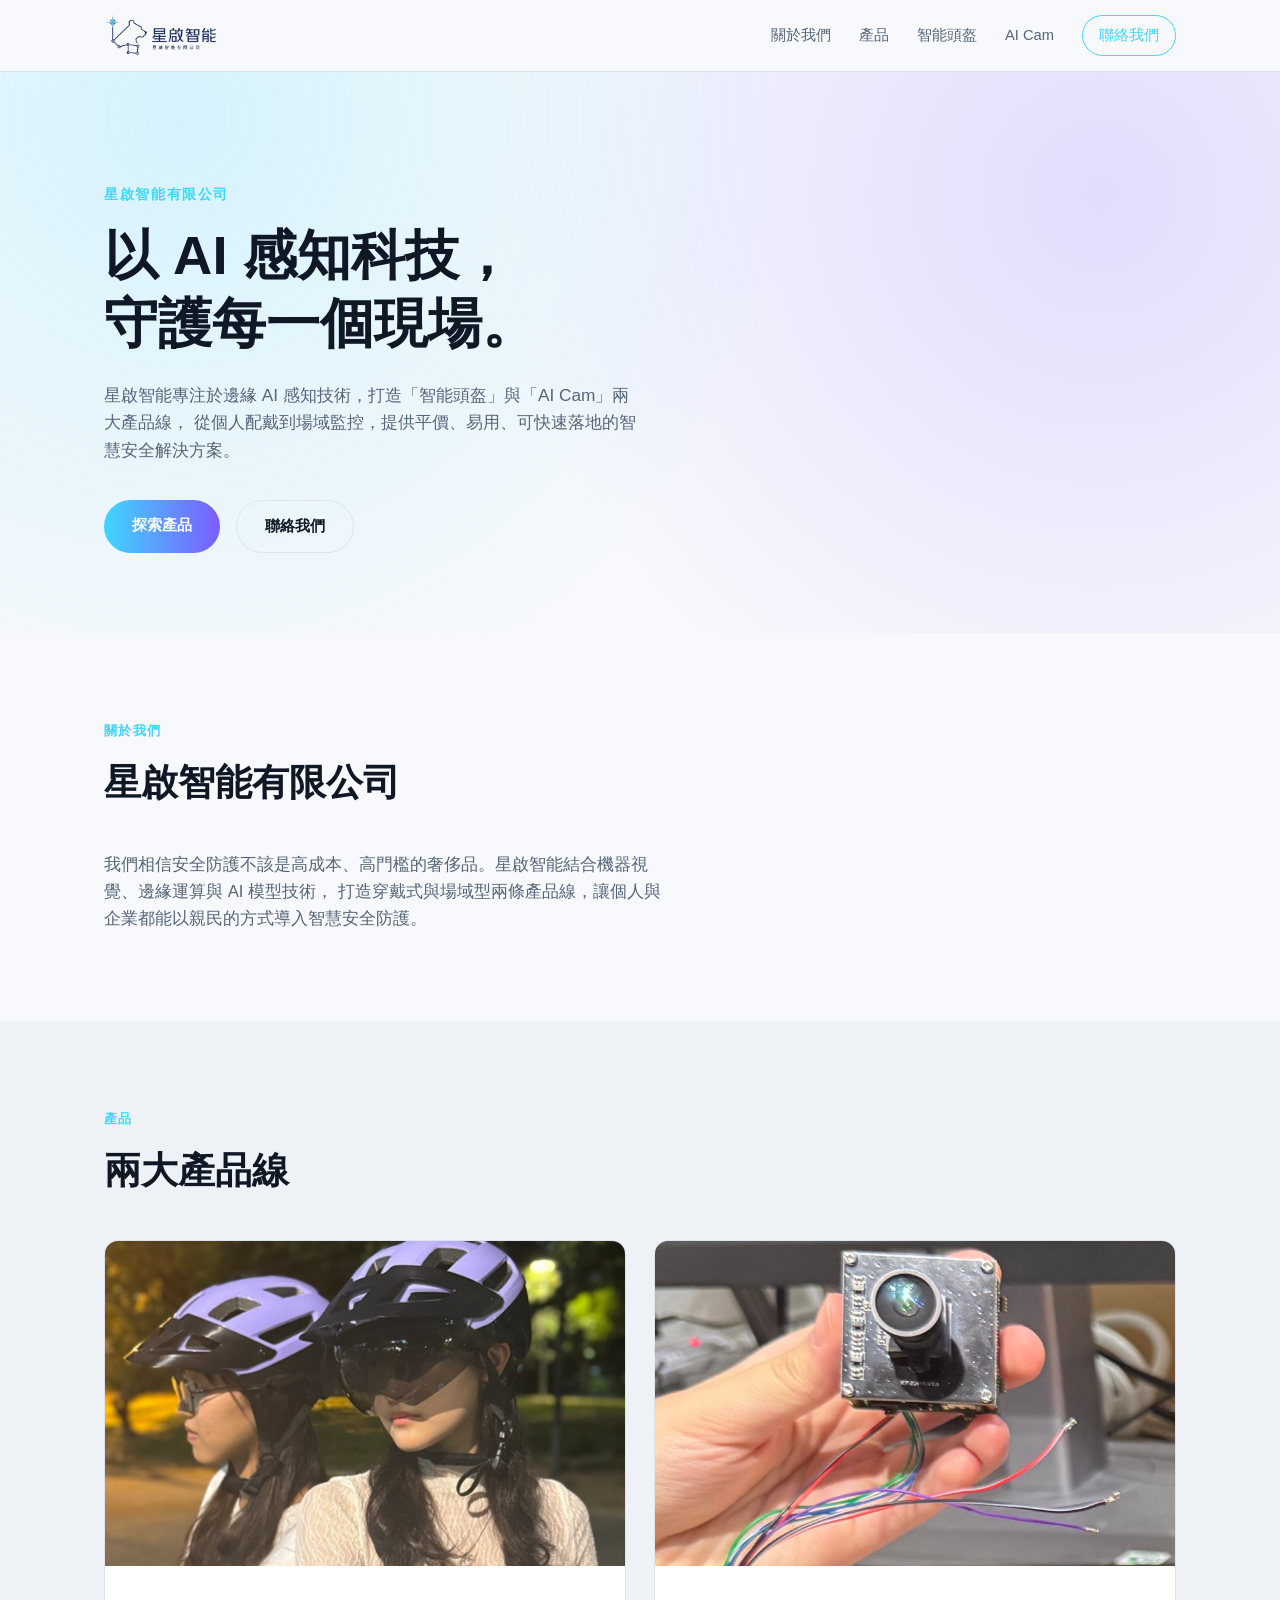
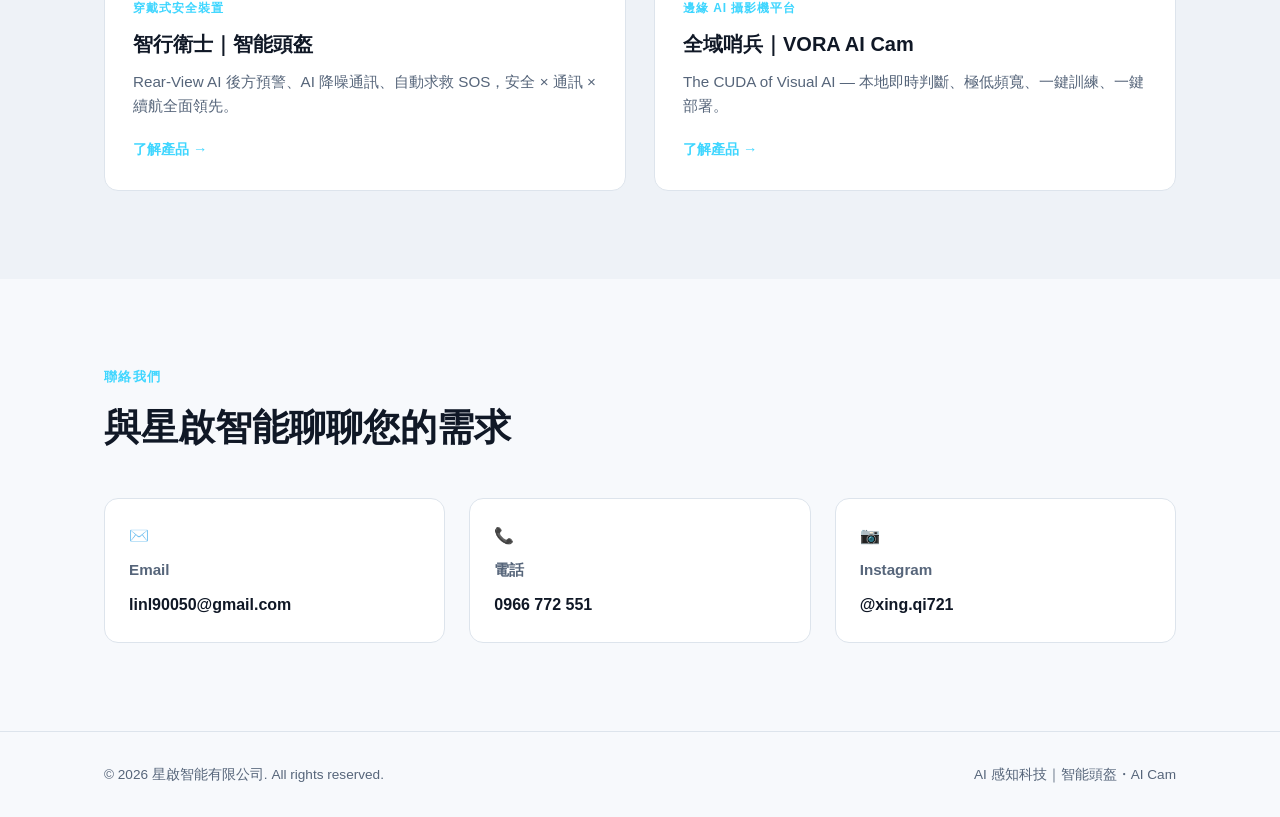
<file: index.html>
<!DOCTYPE html>
<html lang="zh-Hant">
<head>
<meta charset="UTF-8">
<meta name="viewport" content="width=device-width, initial-scale=1.0">
<title>星啟智能有限公司｜AI 感知科技</title>
<meta name="description" content="星啟智能有限公司 — 以邊緣 AI 感知科技，打造智能頭盔與 AI Cam 兩大產品線，守護人員安全與場域安全。">
<link rel="icon" href="data:image/svg+xml,<svg xmlns=%22http://www.w3.org/2000/svg%22 viewBox=%220 0 100 100%22><text y=%22.9em%22 font-size=%2290%22>✨</text></svg>">
<link rel="stylesheet" href="css/style.css?v=1784629890">
</head>
<body>

<header class="nav" id="nav">
  <div class="nav-inner">
    <a href="#top" class="brand"><img src="img/brand/logo.png?v=1784636500" alt="星啟智能有限公司"></a>
    <nav class="nav-links" id="navLinks">
      <a href="#about">關於我們</a>
      <a href="#products">產品</a>
      <a href="products/helmet.html">智能頭盔</a>
      <a href="products/aicam.html">AI Cam</a>
      <a href="#contact" class="cta-link">聯絡我們</a>
    </nav>
    <button class="nav-toggle" id="navToggle" aria-label="開啟選單">
      <span></span><span></span><span></span>
    </button>
  </div>
</header>

<main id="top">

  <section class="hero">
    <div class="hero-bg" aria-hidden="true"></div>
    <div class="container hero-inner">
      <p class="eyebrow">星啟智能有限公司</p>
      <h1>以 AI 感知科技，<br>守護每一個現場。</h1>
      <p class="hero-sub">星啟智能專注於邊緣 AI 感知技術，打造「智能頭盔」與「AI Cam」兩大產品線，
        從個人配戴到場域監控，提供平價、易用、可快速落地的智慧安全解決方案。</p>
      <div class="hero-cta">
        <a href="#products" class="btn btn-primary">探索產品</a>
        <a href="#contact" class="btn btn-ghost">聯絡我們</a>
      </div>
    </div>
  </section>

  <section id="about" class="section">
    <div class="container">
      <p class="section-label">關於我們</p>
      <h2>星啟智能有限公司</h2>
      <p style="color:var(--text-dim); max-width:60ch; font-size:1.05rem;">
        我們相信安全防護不該是高成本、高門檻的奢侈品。星啟智能結合機器視覺、邊緣運算與 AI 模型技術，
        打造穿戴式與場域型兩條產品線，讓個人與企業都能以親民的方式導入智慧安全防護。
      </p>
    </div>
  </section>

  <section id="products" class="section section-alt">
    <div class="container">
      <p class="section-label">產品</p>
      <h2>兩大產品線</h2>
      <div class="product-grid">
        <a href="products/helmet.html" class="product-card">
          <div class="product-media">
            <img src="img/helmet/helmet-card.jpg" alt="智行衛士智能頭盔實拍照片" loading="lazy">
          </div>
          <div class="product-body">
            <span class="product-tag">穿戴式安全裝置</span>
            <h3>智行衛士｜智能頭盔</h3>
            <p>Rear-View AI 後方預警、AI 降噪通訊、自動求救 SOS，安全 × 通訊 × 續航全面領先。</p>
            <span class="product-link">了解產品</span>
          </div>
        </a>
        <a href="products/aicam.html" class="product-card">
          <div class="product-media">
            <img src="img/aicam/aicam-1.jpg" alt="VORA AI Cam 核心鏡頭模組裸機" loading="lazy">
          </div>
          <div class="product-body">
            <span class="product-tag">邊緣 AI 攝影機平台</span>
            <h3>全域哨兵｜VORA AI Cam</h3>
            <p>The CUDA of Visual AI — 本地即時判斷、極低頻寬、一鍵訓練、一鍵部署。</p>
            <span class="product-link">了解產品</span>
          </div>
        </a>
      </div>
    </div>
  </section>

  <section id="contact" class="section">
    <div class="container">
      <p class="section-label">聯絡我們</p>
      <h2>與星啟智能聊聊您的需求</h2>
      <div class="contact-grid">
        <a class="contact-card" href="mailto:linl90050@gmail.com">
          <span class="contact-icon">✉️</span>
          <h3>Email</h3>
          <span>linl90050@gmail.com</span>
        </a>
        <a class="contact-card" href="tel:0966772551">
          <span class="contact-icon">📞</span>
          <h3>電話</h3>
          <span>0966 772 551</span>
        </a>
        <a class="contact-card" href="https://www.instagram.com/xing.qi721?igsh=MXhjOGoxM2V5c2F6Nw%3D%3D&utm_source=qr" target="_blank" rel="noopener">
          <span class="contact-icon">📷</span>
          <h3>Instagram</h3>
          <span>@xing.qi721</span>
        </a>
      </div>
    </div>
  </section>

</main>

<footer class="footer">
  <div class="container footer-inner">
    <span>© <span id="year"></span> 星啟智能有限公司. All rights reserved.</span>
    <span>AI 感知科技｜智能頭盔・AI Cam</span>
  </div>
</footer>

<script src="js/main.js?v=1784629890"></script>
</body>
</html>
</file>
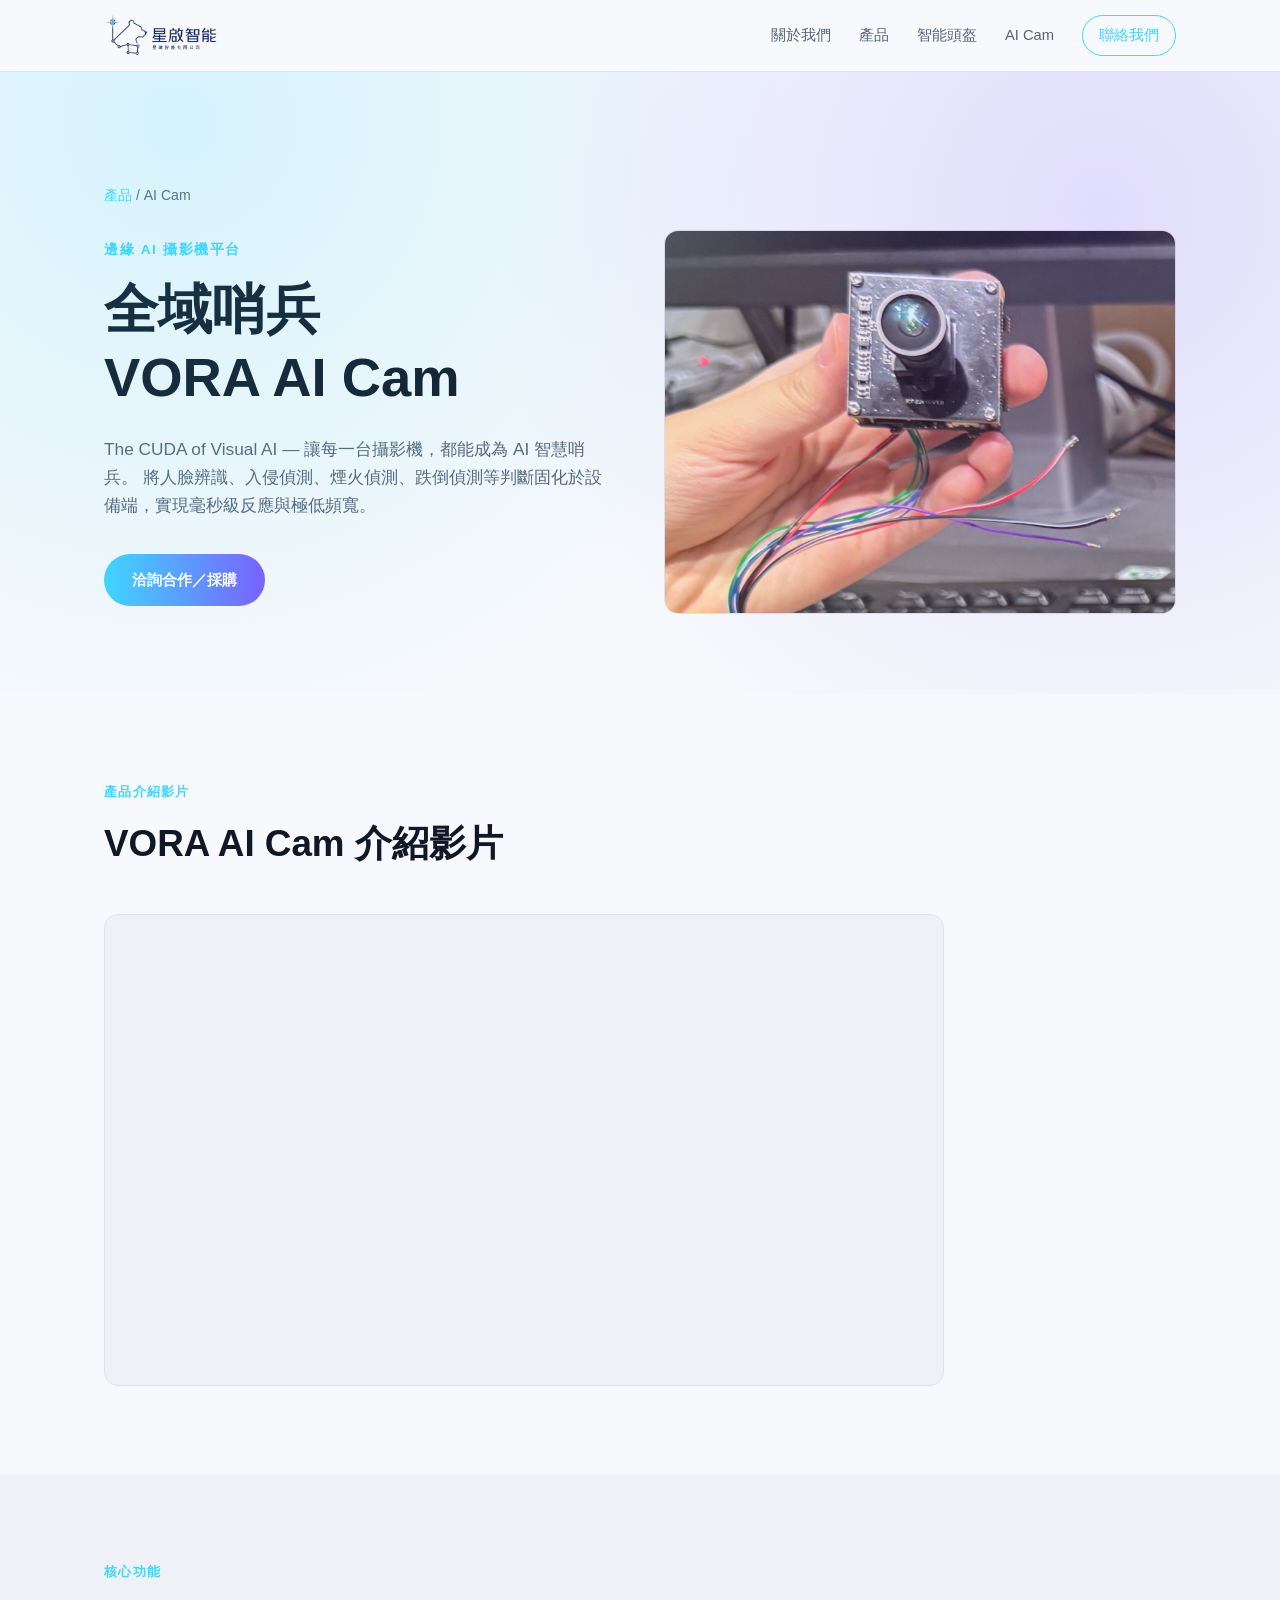
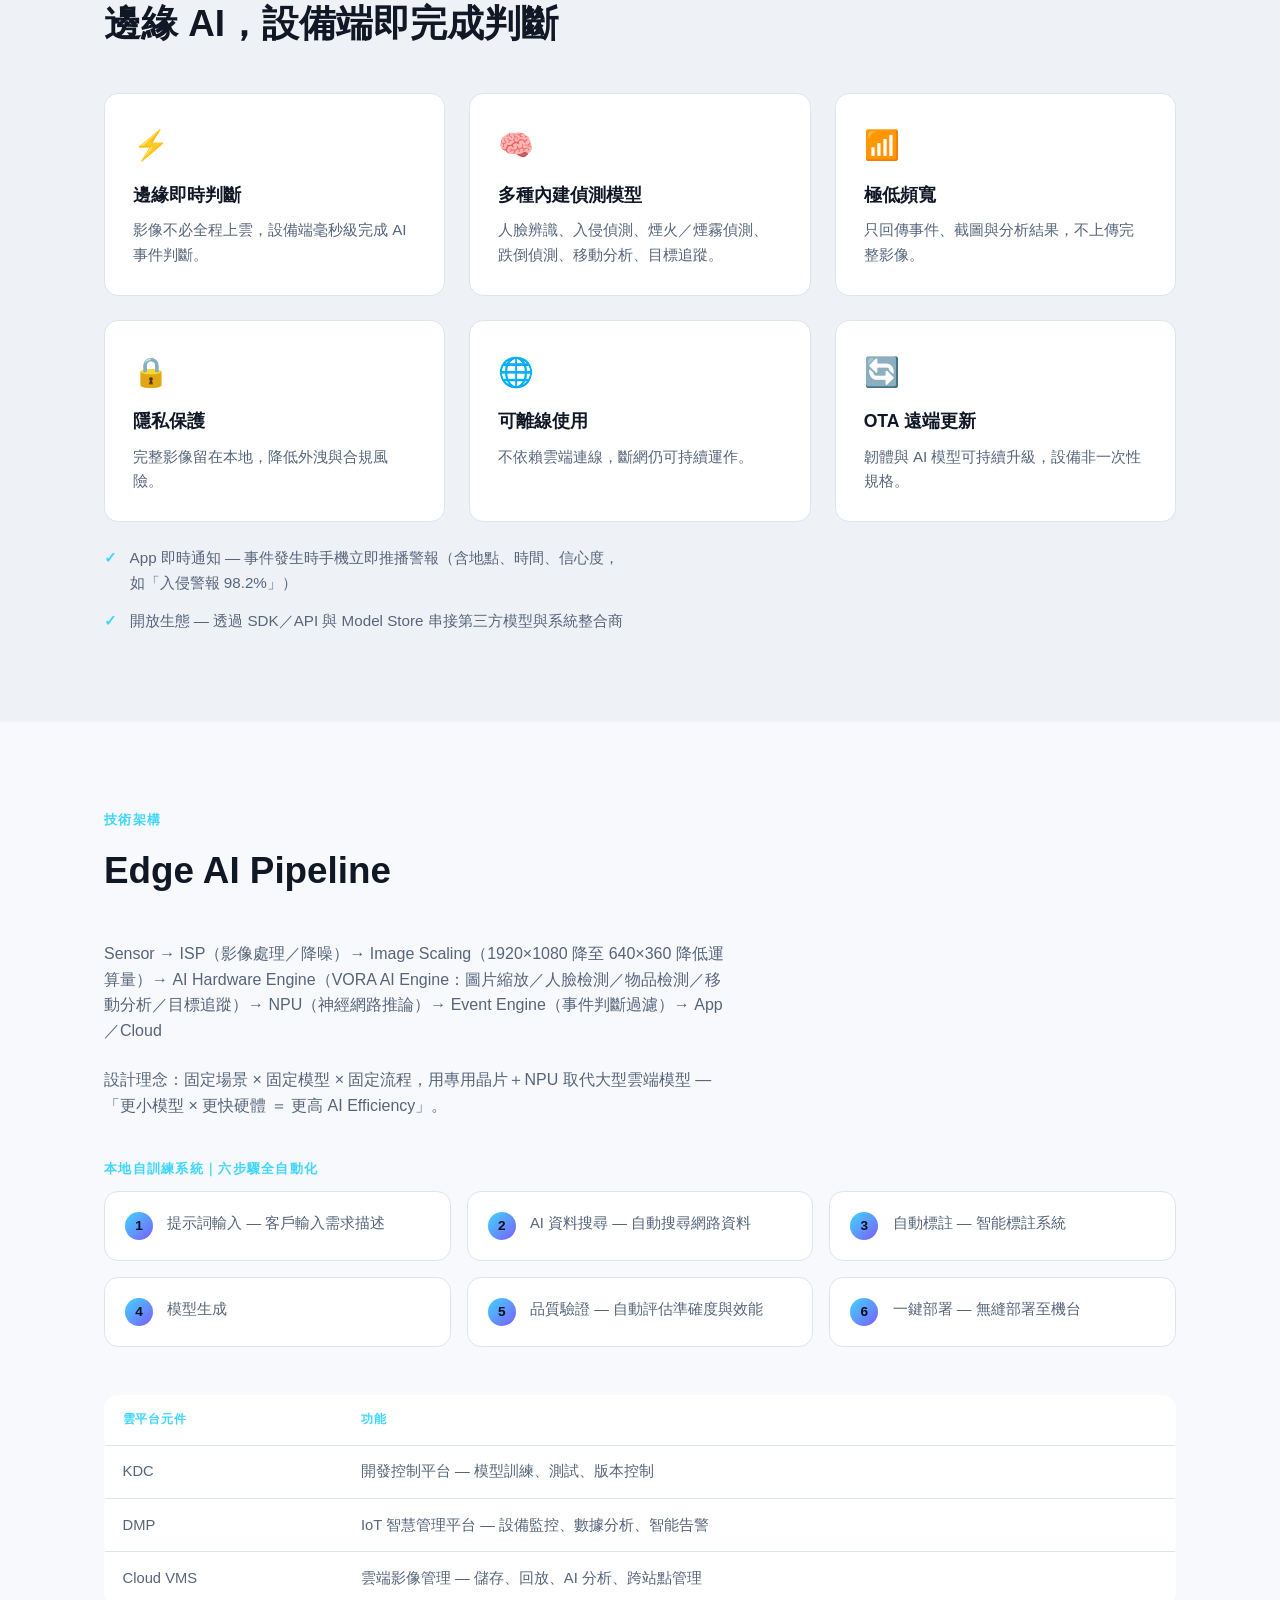
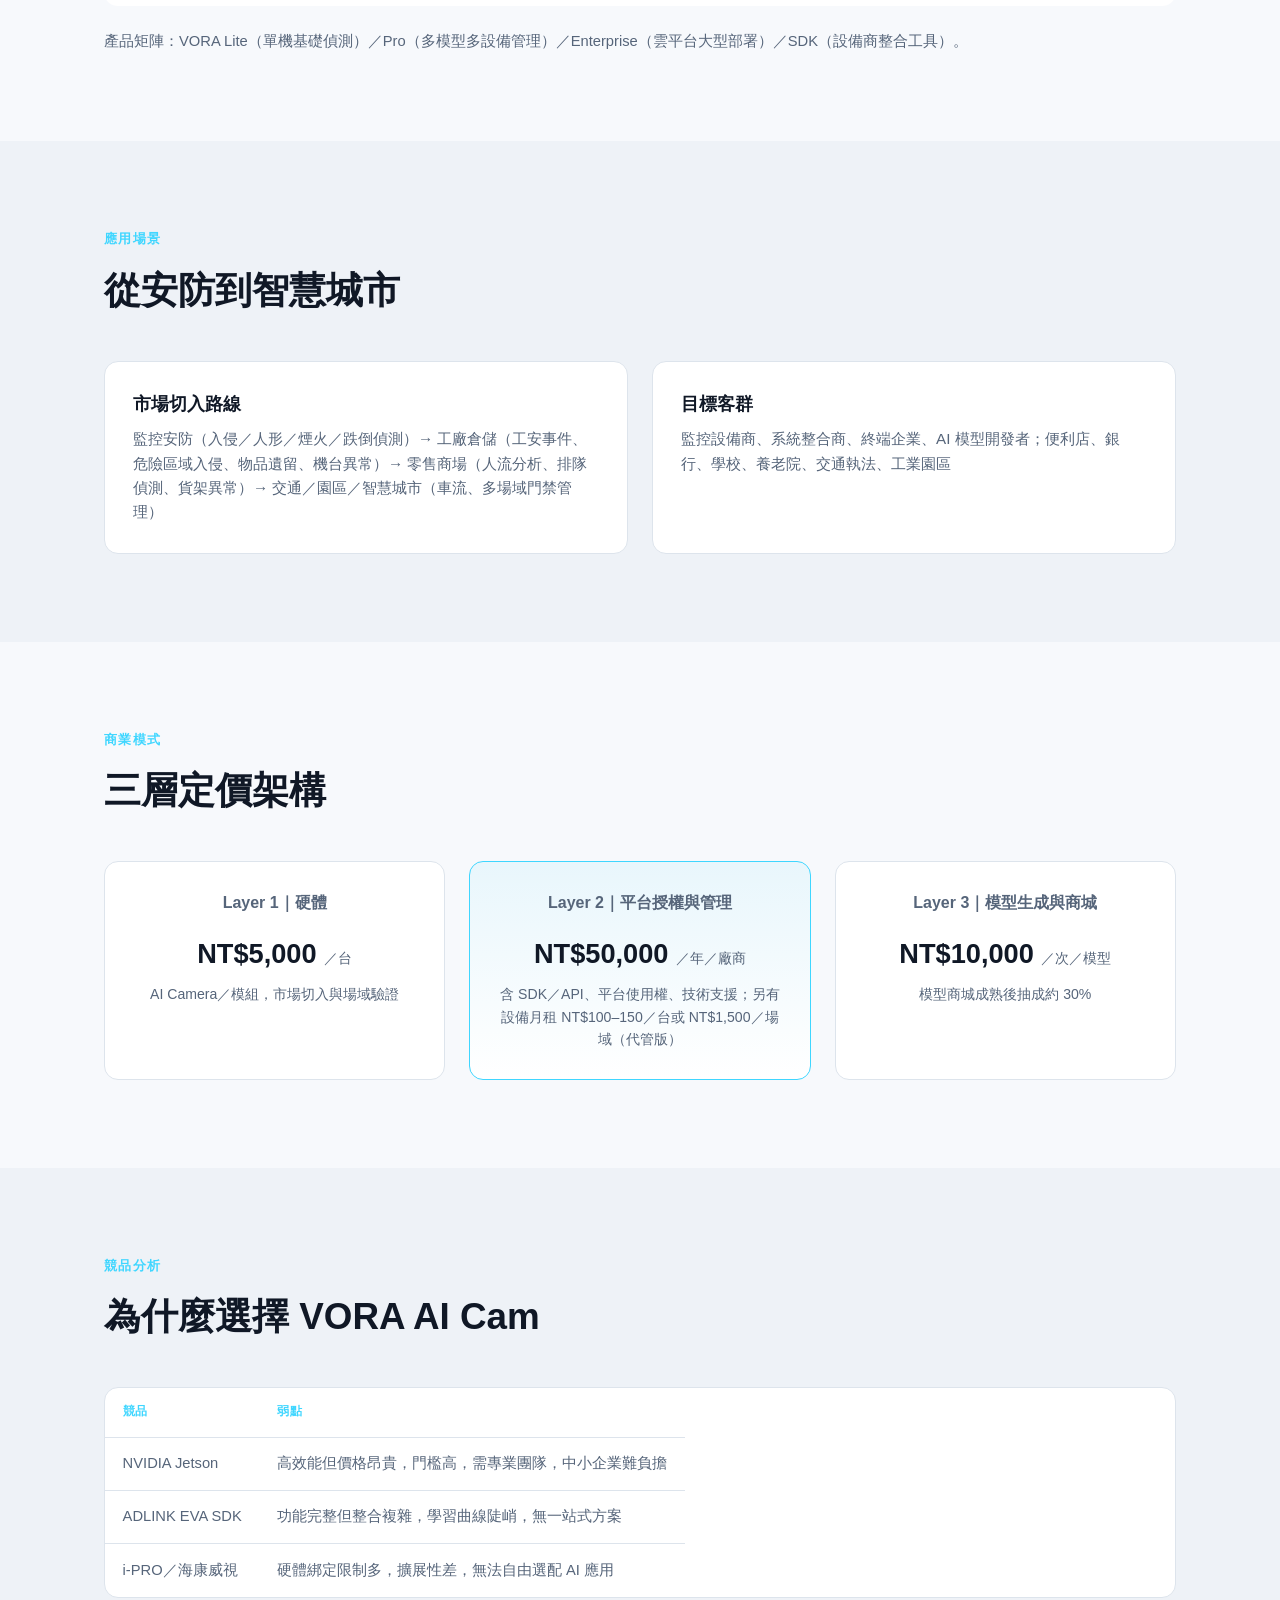
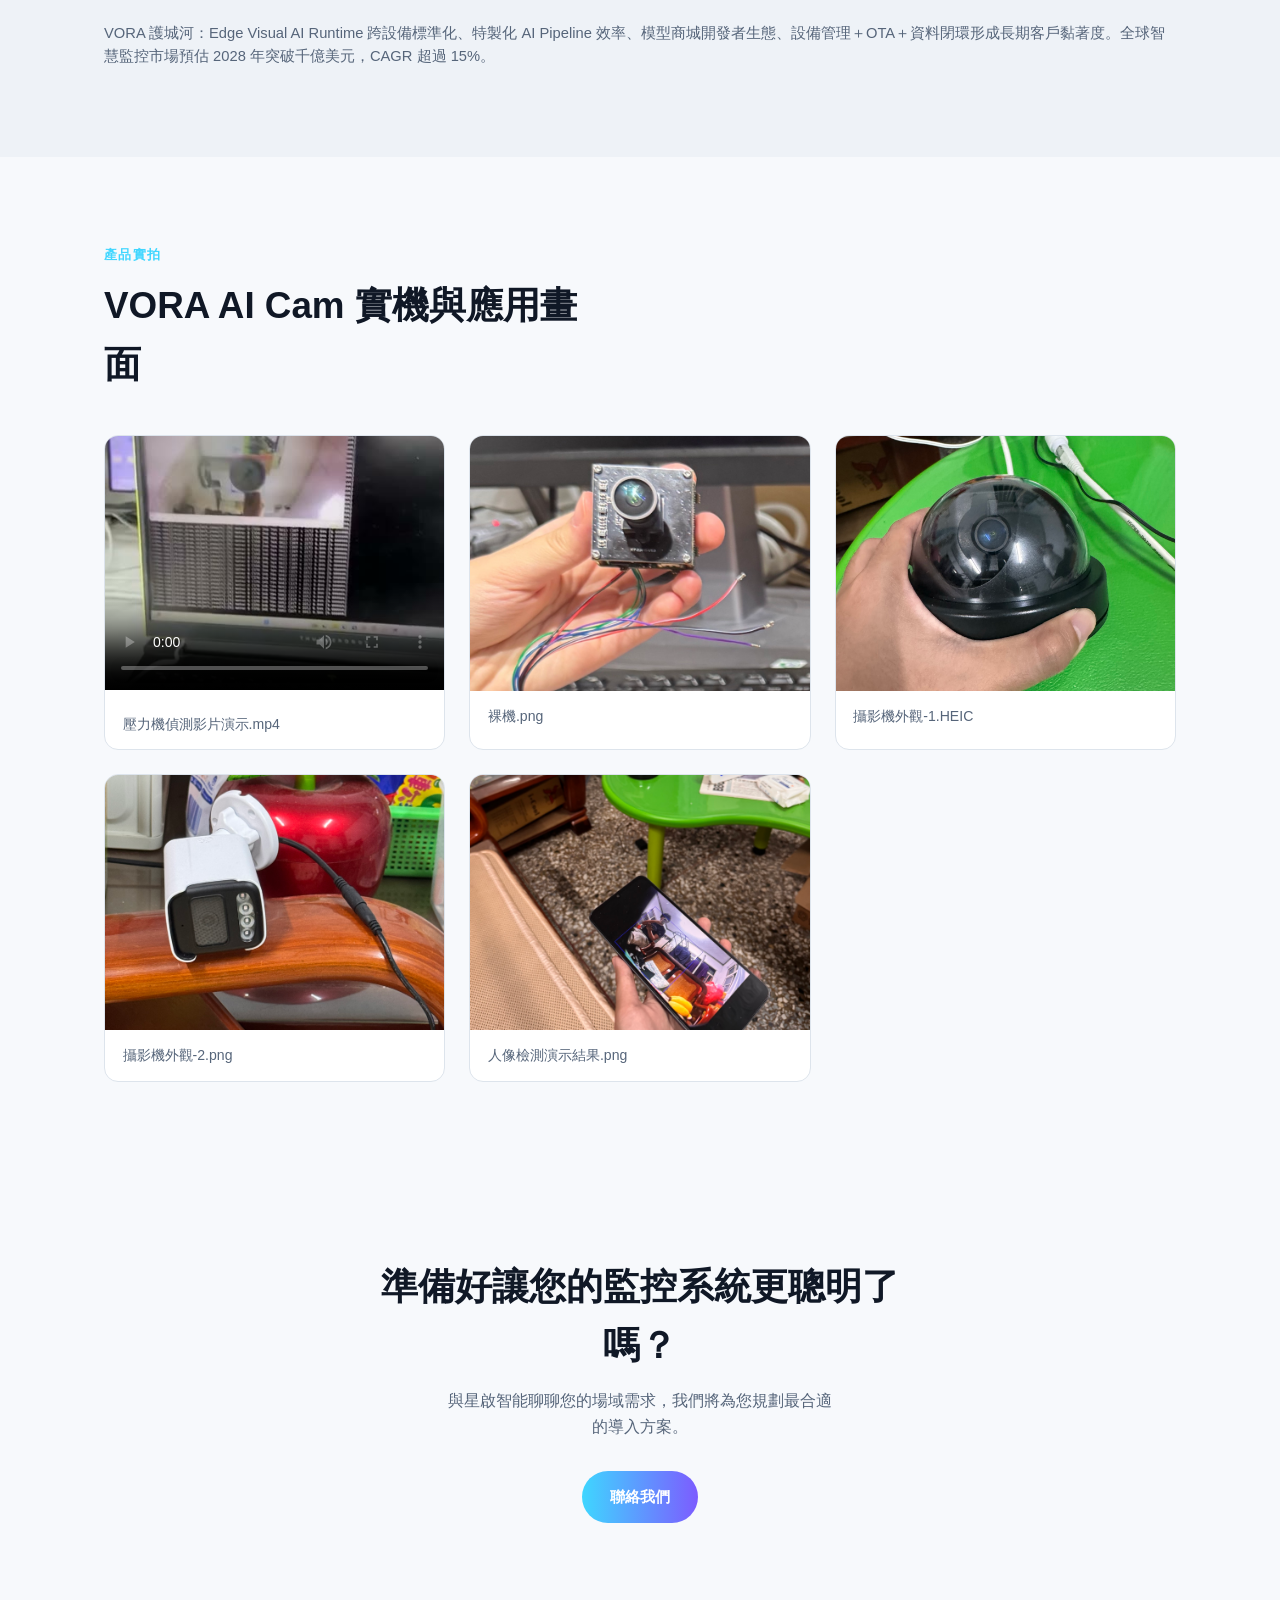
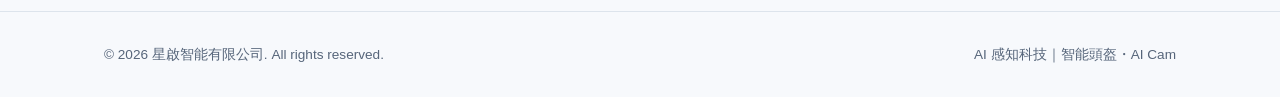
<file: products/aicam.html>
<!DOCTYPE html>
<html lang="zh-Hant">
<head>
<meta charset="UTF-8">
<meta name="viewport" content="width=device-width, initial-scale=1.0">
<title>全域哨兵｜VORA AI Cam — 星啟智能有限公司</title>
<meta name="description" content="VORA AI Cam：邊緣視覺 AI 攝影機平台，本地即時判斷、極低頻寬、OTA 持續升級，一鍵訓練、一鍵部署。">
<link rel="icon" href="data:image/svg+xml,<svg xmlns=%22http://www.w3.org/2000/svg%22 viewBox=%220 0 100 100%22><text y=%22.9em%22 font-size=%2290%22>✨</text></svg>">
<link rel="stylesheet" href="../css/style.css?v=1784629890">
</head>
<body>

<header class="nav" id="nav">
  <div class="nav-inner">
    <a href="../index.html#top" class="brand"><img src="../img/brand/logo.png?v=1784636500" alt="星啟智能有限公司"></a>
    <nav class="nav-links" id="navLinks">
      <a href="../index.html#about">關於我們</a>
      <a href="../index.html#products">產品</a>
      <a href="helmet.html">智能頭盔</a>
      <a href="aicam.html">AI Cam</a>
      <a href="../index.html#contact" class="cta-link">聯絡我們</a>
    </nav>
    <button class="nav-toggle" id="navToggle" aria-label="開啟選單">
      <span></span><span></span><span></span>
    </button>
  </div>
</header>

<main>

  <section class="hero">
    <div class="hero-bg" aria-hidden="true"></div>
    <div class="container">
      <p class="breadcrumb"><a href="../index.html#products">產品</a> / AI Cam</p>
      <div class="product-hero">
        <div>
          <p class="eyebrow">邊緣 AI 攝影機平台</p>
          <h1>全域哨兵<br>VORA AI Cam</h1>
          <p class="hero-sub">The CUDA of Visual AI — 讓每一台攝影機，都能成為 AI 智慧哨兵。
            將人臉辨識、入侵偵測、煙火偵測、跌倒偵測等判斷固化於設備端，實現毫秒級反應與極低頻寬。</p>
          <div class="hero-cta">
            <a href="../index.html#contact" class="btn btn-primary">洽詢合作／採購</a>
          </div>
        </div>
        <div class="product-hero-media">
          <img src="../img/aicam/aicam-1.jpg" alt="VORA AI Cam 核心鏡頭模組裸機">
        </div>
      </div>
    </div>
  </section>

  <section class="section">
    <div class="container">
      <p class="section-label">產品介紹影片</p>
      <h2>VORA AI Cam 介紹影片</h2>
      <div class="video-embed">
        <iframe src="https://www.youtube.com/embed/OtuBEj1U0Vg" title="VORA AI Cam 介紹影片" frameborder="0" allow="accelerometer; autoplay; clipboard-write; encrypted-media; gyroscope; picture-in-picture; web-share" allowfullscreen loading="lazy"></iframe>
      </div>
    </div>
  </section>

  <section class="section section-alt">
    <div class="container">
      <p class="section-label">核心功能</p>
      <h2>邊緣 AI，設備端即完成判斷</h2>
      <div class="grid-3">
        <div class="feature">
          <div class="feature-icon">⚡</div>
          <h3>邊緣即時判斷</h3>
          <p>影像不必全程上雲，設備端毫秒級完成 AI 事件判斷。</p>
        </div>
        <div class="feature">
          <div class="feature-icon">🧠</div>
          <h3>多種內建偵測模型</h3>
          <p>人臉辨識、入侵偵測、煙火／煙霧偵測、跌倒偵測、移動分析、目標追蹤。</p>
        </div>
        <div class="feature">
          <div class="feature-icon">📶</div>
          <h3>極低頻寬</h3>
          <p>只回傳事件、截圖與分析結果，不上傳完整影像。</p>
        </div>
        <div class="feature">
          <div class="feature-icon">🔒</div>
          <h3>隱私保護</h3>
          <p>完整影像留在本地，降低外洩與合規風險。</p>
        </div>
        <div class="feature">
          <div class="feature-icon">🌐</div>
          <h3>可離線使用</h3>
          <p>不依賴雲端連線，斷網仍可持續運作。</p>
        </div>
        <div class="feature">
          <div class="feature-icon">🔄</div>
          <h3>OTA 遠端更新</h3>
          <p>韌體與 AI 模型可持續升級，設備非一次性規格。</p>
        </div>
      </div>
      <div class="grid-2 arch-features" style="margin-top:1.5rem">
        <ul class="check-list">
          <li>App 即時通知 — 事件發生時手機立即推播警報（含地點、時間、信心度，如「入侵警報 98.2%」）</li>
          <li>開放生態 — 透過 SDK／API 與 Model Store 串接第三方模型與系統整合商</li>
        </ul>
      </div>
    </div>
  </section>

  <section class="section">
    <div class="container">
      <p class="section-label">技術架構</p>
      <h2>Edge AI Pipeline</h2>
      <p style="color:var(--text-dim); margin-bottom:1.5rem; max-width:70ch;">
        Sensor → ISP（影像處理／降噪）→ Image Scaling（1920×1080 降至 640×360 降低運算量）→
        AI Hardware Engine（VORA AI Engine：圖片縮放／人臉檢測／物品檢測／移動分析／目標追蹤）→
        NPU（神經網路推論）→ Event Engine（事件判斷過濾）→ App／Cloud
      </p>
      <p style="color:var(--text-dim); margin-bottom:2.5rem; max-width:70ch;">
        設計理念：固定場景 × 固定模型 × 固定流程，用專用晶片＋NPU 取代大型雲端模型 —
        「更小模型 × 更快硬體 ＝ 更高 AI Efficiency」。
      </p>

      <p class="section-label">本地自訓練系統｜六步驟全自動化</p>
      <ol class="steps">
        <li><span>1</span>提示詞輸入 — 客戶輸入需求描述</li>
        <li><span>2</span>AI 資料搜尋 — 自動搜尋網路資料</li>
        <li><span>3</span>自動標註 — 智能標註系統</li>
        <li><span>4</span>模型生成</li>
        <li><span>5</span>品質驗證 — 自動評估準確度與效能</li>
        <li><span>6</span>一鍵部署 — 無縫部署至機台</li>
      </ol>

      <table class="table">
        <thead><tr><th>雲平台元件</th><th>功能</th></tr></thead>
        <tbody>
          <tr><td>KDC</td><td>開發控制平台 — 模型訓練、測試、版本控制</td></tr>
          <tr><td>DMP</td><td>IoT 智慧管理平台 — 設備監控、數據分析、智能告警</td></tr>
          <tr><td>Cloud VMS</td><td>雲端影像管理 — 儲存、回放、AI 分析、跨站點管理</td></tr>
        </tbody>
      </table>

      <p class="market-note">產品矩陣：VORA Lite（單機基礎偵測）／Pro（多模型多設備管理）／Enterprise（雲平台大型部署）／SDK（設備商整合工具）。</p>
    </div>
  </section>

  <section class="section section-alt">
    <div class="container">
      <p class="section-label">應用場景</p>
      <h2>從安防到智慧城市</h2>
      <div class="grid-2">
        <div class="card">
          <h3>市場切入路線</h3>
          <p>監控安防（入侵／人形／煙火／跌倒偵測）→ 工廠倉儲（工安事件、危險區域入侵、物品遺留、機台異常）→ 零售商場（人流分析、排隊偵測、貨架異常）→ 交通／園區／智慧城市（車流、多場域門禁管理）</p>
        </div>
        <div class="card">
          <h3>目標客群</h3>
          <p>監控設備商、系統整合商、終端企業、AI 模型開發者；便利店、銀行、學校、養老院、交通執法、工業園區</p>
        </div>
      </div>
    </div>
  </section>

  <section class="section">
    <div class="container">
      <p class="section-label">商業模式</p>
      <h2>三層定價架構</h2>
      <div class="grid-3 pricing-grid">
        <div class="price-card">
          <h3>Layer 1｜硬體</h3>
          <p class="price">NT$5,000 <span>／台</span></p>
          <p class="price-desc">AI Camera／模組，市場切入與場域驗證</p>
        </div>
        <div class="price-card featured">
          <h3>Layer 2｜平台授權與管理</h3>
          <p class="price">NT$50,000 <span>／年／廠商</span></p>
          <p class="price-desc">含 SDK／API、平台使用權、技術支援；另有設備月租 NT$100–150／台或 NT$1,500／場域（代管版）</p>
        </div>
        <div class="price-card">
          <h3>Layer 3｜模型生成與商城</h3>
          <p class="price">NT$10,000 <span>／次／模型</span></p>
          <p class="price-desc">模型商城成熟後抽成約 30%</p>
        </div>
      </div>
    </div>
  </section>

  <section class="section section-alt">
    <div class="container">
      <p class="section-label">競品分析</p>
      <h2>為什麼選擇 VORA AI Cam</h2>
      <table class="table table-wide">
        <thead><tr><th>競品</th><th>弱點</th></tr></thead>
        <tbody>
          <tr><td>NVIDIA Jetson</td><td>高效能但價格昂貴，門檻高，需專業團隊，中小企業難負擔</td></tr>
          <tr><td>ADLINK EVA SDK</td><td>功能完整但整合複雜，學習曲線陡峭，無一站式方案</td></tr>
          <tr><td>i-PRO／海康威視</td><td>硬體綁定限制多，擴展性差，無法自由選配 AI 應用</td></tr>
        </tbody>
      </table>
      <p class="market-note">VORA 護城河：Edge Visual AI Runtime 跨設備標準化、特製化 AI Pipeline 效率、模型商城開發者生態、設備管理＋OTA＋資料閉環形成長期客戶黏著度。全球智慧監控市場預估 2028 年突破千億美元，CAGR 超過 15%。</p>
    </div>
  </section>

  <section class="section">
    <div class="container">
      <p class="section-label">產品實拍</p>
      <h2>VORA AI Cam 實機與應用畫面</h2>
      <div class="gallery">
        <figure class="gallery-item">
          <video src="../media/aicam/aicam-1.mp4?v=1784628122" poster="../media/aicam/aicam-1-poster.jpg?v=1784628122" controls playsinline preload="metadata"></video>
          <figcaption>壓力機偵測影片演示.mp4</figcaption>
        </figure>
        <figure class="gallery-item">
          <img src="../img/aicam/aicam-1.jpg?v=1784626617" alt="VORA AI Cam 核心鏡頭模組裸機" loading="lazy">
          <figcaption>裸機.png</figcaption>
        </figure>
        <figure class="gallery-item">
          <img src="../img/aicam/aicam-2.jpg?v=1784626617" alt="VORA AI Cam 半球型攝影機外觀" loading="lazy">
          <figcaption>攝影機外觀-1.HEIC</figcaption>
        </figure>
        <figure class="gallery-item">
          <img src="../img/aicam/aicam-3.jpg?v=1784626617" alt="VORA AI Cam 槍型攝影機外觀" loading="lazy">
          <figcaption>攝影機外觀-2.png</figcaption>
        </figure>
        <figure class="gallery-item">
          <img src="../img/aicam/aicam-4.jpg?v=1784626617" alt="VORA AI Cam 人像偵測演示結果" loading="lazy">
          <figcaption>人像檢測演示結果.png</figcaption>
        </figure>
      </div>
    </div>
  </section>

  <section class="section section-cta">
    <div class="container cta-inner">
      <h2>準備好讓您的監控系統更聰明了嗎？</h2>
      <p>與星啟智能聊聊您的場域需求，我們將為您規劃最合適的導入方案。</p>
      <a href="../index.html#contact" class="btn btn-primary">聯絡我們</a>
    </div>
  </section>

</main>

<footer class="footer">
  <div class="container footer-inner">
    <span>© <span id="year"></span> 星啟智能有限公司. All rights reserved.</span>
    <span>AI 感知科技｜智能頭盔・AI Cam</span>
  </div>
</footer>

<script src="../js/main.js?v=1784629890"></script>
</body>
</html>
</file>
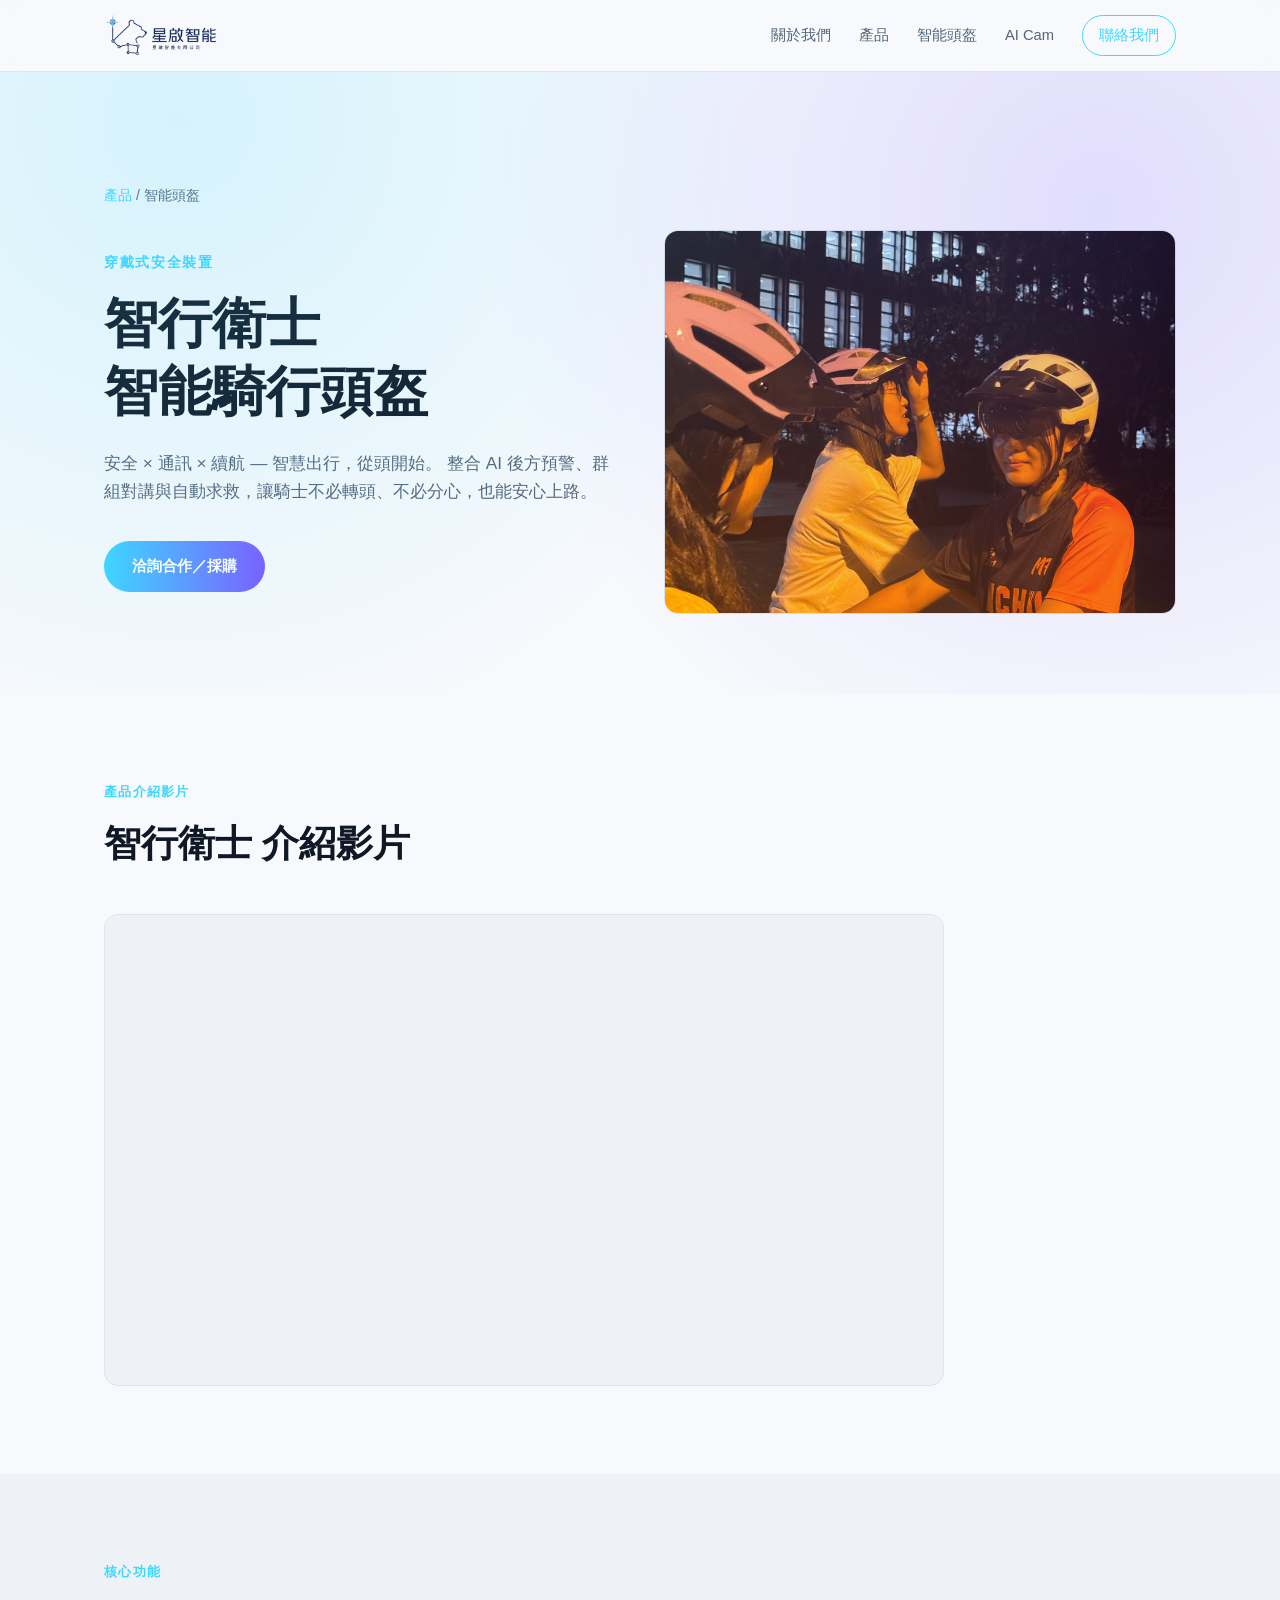
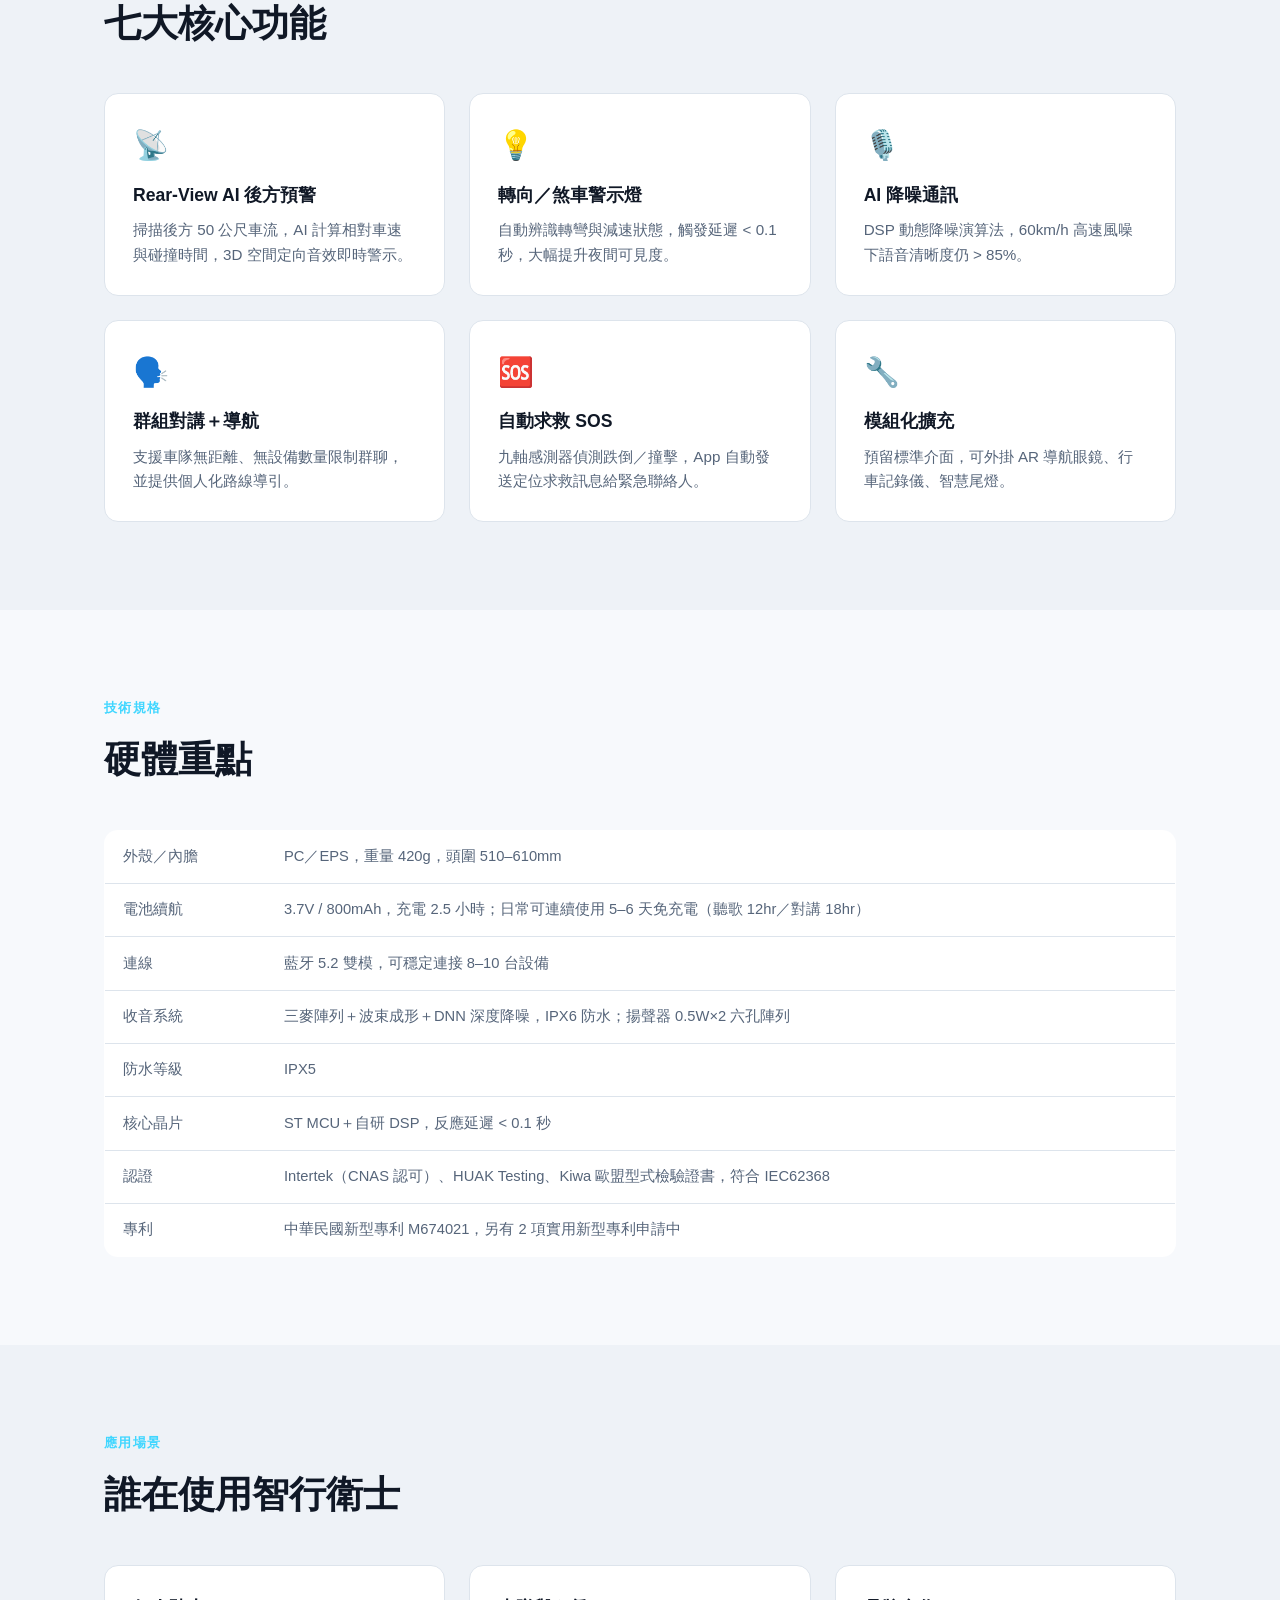
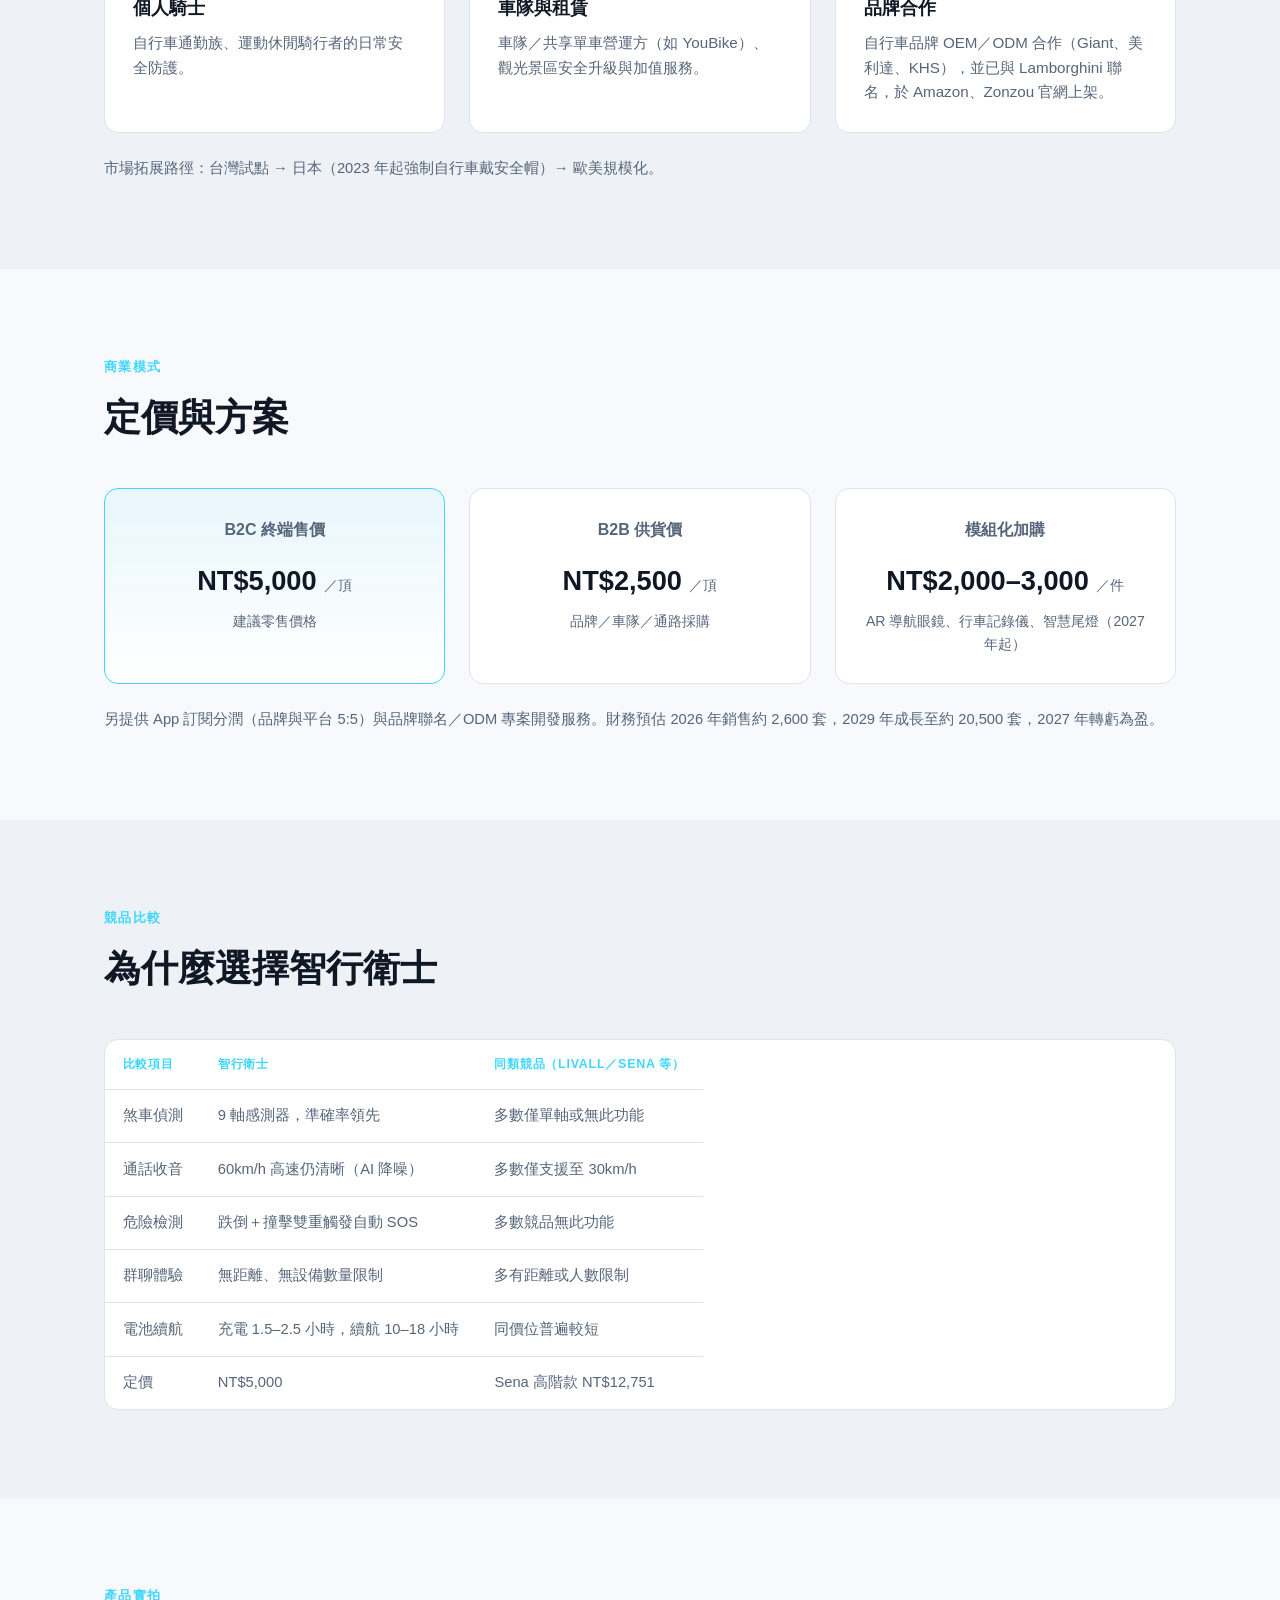
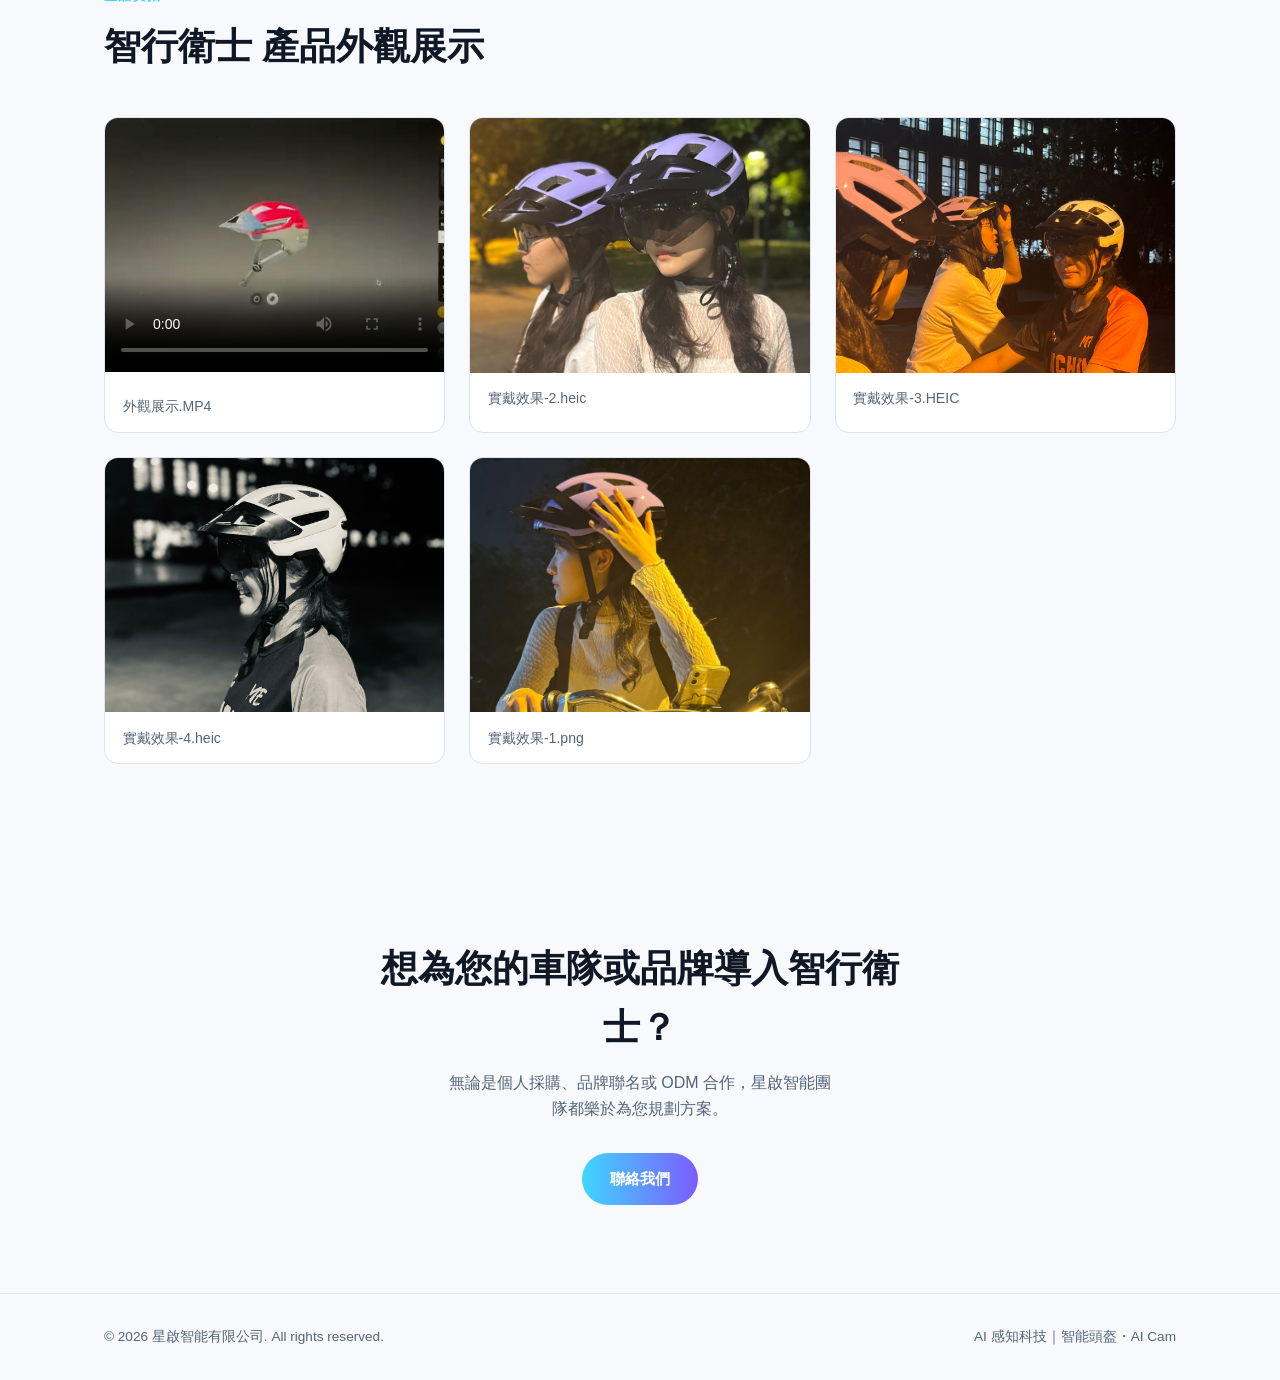
<file: products/helmet.html>
<!DOCTYPE html>
<html lang="zh-Hant">
<head>
<meta charset="UTF-8">
<meta name="viewport" content="width=device-width, initial-scale=1.0">
<title>智行衛士｜智能騎行頭盔 — 星啟智能有限公司</title>
<meta name="description" content="智行衛士智能頭盔：Rear-View AI 後方預警、AI 降噪通訊、自動求救 SOS，安全 × 通訊 × 續航全面領先。">
<link rel="icon" href="data:image/svg+xml,<svg xmlns=%22http://www.w3.org/2000/svg%22 viewBox=%220 0 100 100%22><text y=%22.9em%22 font-size=%2290%22>✨</text></svg>">
<link rel="stylesheet" href="../css/style.css?v=1784629890">
</head>
<body>

<header class="nav" id="nav">
  <div class="nav-inner">
    <a href="../index.html#top" class="brand"><img src="../img/brand/logo.png?v=1784636500" alt="星啟智能有限公司"></a>
    <nav class="nav-links" id="navLinks">
      <a href="../index.html#about">關於我們</a>
      <a href="../index.html#products">產品</a>
      <a href="helmet.html">智能頭盔</a>
      <a href="aicam.html">AI Cam</a>
      <a href="../index.html#contact" class="cta-link">聯絡我們</a>
    </nav>
    <button class="nav-toggle" id="navToggle" aria-label="開啟選單">
      <span></span><span></span><span></span>
    </button>
  </div>
</header>

<main>

  <section class="hero">
    <div class="hero-bg" aria-hidden="true"></div>
    <div class="container">
      <p class="breadcrumb"><a href="../index.html#products">產品</a> / 智能頭盔</p>
      <div class="product-hero">
        <div>
          <p class="eyebrow">穿戴式安全裝置</p>
          <h1>智行衛士<br>智能騎行頭盔</h1>
          <p class="hero-sub">安全 × 通訊 × 續航 — 智慧出行，從頭開始。
            整合 AI 後方預警、群組對講與自動求救，讓騎士不必轉頭、不必分心，也能安心上路。</p>
          <div class="hero-cta">
            <a href="../index.html#contact" class="btn btn-primary">洽詢合作／採購</a>
          </div>
        </div>
        <div class="product-hero-media">
          <img src="../img/helmet/helmet-hero.jpg" alt="智行衛士智能頭盔實拍照片">
        </div>
      </div>
    </div>
  </section>

  <section class="section">
    <div class="container">
      <p class="section-label">產品介紹影片</p>
      <h2>智行衛士 介紹影片</h2>
      <div class="video-embed">
        <iframe src="https://www.youtube.com/embed/B7eFibh0Ff0" title="智行衛士智能頭盔介紹影片" frameborder="0" allow="accelerometer; autoplay; clipboard-write; encrypted-media; gyroscope; picture-in-picture; web-share" allowfullscreen loading="lazy"></iframe>
      </div>
    </div>
  </section>

  <section class="section section-alt">
    <div class="container">
      <p class="section-label">核心功能</p>
      <h2>七大核心功能</h2>
      <div class="grid-3">
        <div class="feature">
          <div class="feature-icon">📡</div>
          <h3>Rear-View AI 後方預警</h3>
          <p>掃描後方 50 公尺車流，AI 計算相對車速與碰撞時間，3D 空間定向音效即時警示。</p>
        </div>
        <div class="feature">
          <div class="feature-icon">💡</div>
          <h3>轉向／煞車警示燈</h3>
          <p>自動辨識轉彎與減速狀態，觸發延遲 &lt; 0.1 秒，大幅提升夜間可見度。</p>
        </div>
        <div class="feature">
          <div class="feature-icon">🎙️</div>
          <h3>AI 降噪通訊</h3>
          <p>DSP 動態降噪演算法，60km/h 高速風噪下語音清晰度仍 &gt; 85%。</p>
        </div>
        <div class="feature">
          <div class="feature-icon">🗣️</div>
          <h3>群組對講＋導航</h3>
          <p>支援車隊無距離、無設備數量限制群聊，並提供個人化路線導引。</p>
        </div>
        <div class="feature">
          <div class="feature-icon">🆘</div>
          <h3>自動求救 SOS</h3>
          <p>九軸感測器偵測跌倒／撞擊，App 自動發送定位求救訊息給緊急聯絡人。</p>
        </div>
        <div class="feature">
          <div class="feature-icon">🔧</div>
          <h3>模組化擴充</h3>
          <p>預留標準介面，可外掛 AR 導航眼鏡、行車記錄儀、智慧尾燈。</p>
        </div>
      </div>
    </div>
  </section>

  <section class="section">
    <div class="container">
      <p class="section-label">技術規格</p>
      <h2>硬體重點</h2>
      <table class="table">
        <tbody>
          <tr><td>外殼／內膽</td><td>PC／EPS，重量 420g，頭圍 510–610mm</td></tr>
          <tr><td>電池續航</td><td>3.7V / 800mAh，充電 2.5 小時；日常可連續使用 5–6 天免充電（聽歌 12hr／對講 18hr）</td></tr>
          <tr><td>連線</td><td>藍牙 5.2 雙模，可穩定連接 8–10 台設備</td></tr>
          <tr><td>收音系統</td><td>三麥陣列＋波束成形＋DNN 深度降噪，IPX6 防水；揚聲器 0.5W×2 六孔陣列</td></tr>
          <tr><td>防水等級</td><td>IPX5</td></tr>
          <tr><td>核心晶片</td><td>ST MCU＋自研 DSP，反應延遲 &lt; 0.1 秒</td></tr>
          <tr><td>認證</td><td>Intertek（CNAS 認可）、HUAK Testing、Kiwa 歐盟型式檢驗證書，符合 IEC62368</td></tr>
          <tr><td>專利</td><td>中華民國新型專利 M674021，另有 2 項實用新型專利申請中</td></tr>
        </tbody>
      </table>
    </div>
  </section>

  <section class="section section-alt">
    <div class="container">
      <p class="section-label">應用場景</p>
      <h2>誰在使用智行衛士</h2>
      <div class="grid-3">
        <div class="card"><h3>個人騎士</h3><p>自行車通勤族、運動休閒騎行者的日常安全防護。</p></div>
        <div class="card"><h3>車隊與租賃</h3><p>車隊／共享單車營運方（如 YouBike）、觀光景區安全升級與加值服務。</p></div>
        <div class="card"><h3>品牌合作</h3><p>自行車品牌 OEM／ODM 合作（Giant、美利達、KHS），並已與 Lamborghini 聯名，於 Amazon、Zonzou 官網上架。</p></div>
      </div>
      <p class="market-note">市場拓展路徑：台灣試點 → 日本（2023 年起強制自行車戴安全帽）→ 歐美規模化。</p>
    </div>
  </section>

  <section class="section">
    <div class="container">
      <p class="section-label">商業模式</p>
      <h2>定價與方案</h2>
      <div class="grid-3 pricing-grid">
        <div class="price-card featured">
          <h3>B2C 終端售價</h3>
          <p class="price">NT$5,000 <span>／頂</span></p>
          <p class="price-desc">建議零售價格</p>
        </div>
        <div class="price-card">
          <h3>B2B 供貨價</h3>
          <p class="price">NT$2,500 <span>／頂</span></p>
          <p class="price-desc">品牌／車隊／通路採購</p>
        </div>
        <div class="price-card">
          <h3>模組化加購</h3>
          <p class="price">NT$2,000–3,000 <span>／件</span></p>
          <p class="price-desc">AR 導航眼鏡、行車記錄儀、智慧尾燈（2027 年起）</p>
        </div>
      </div>
      <p class="market-note">另提供 App 訂閱分潤（品牌與平台 5:5）與品牌聯名／ODM 專案開發服務。財務預估 2026 年銷售約 2,600 套，2029 年成長至約 20,500 套，2027 年轉虧為盈。</p>
    </div>
  </section>

  <section class="section section-alt">
    <div class="container">
      <p class="section-label">競品比較</p>
      <h2>為什麼選擇智行衛士</h2>
      <table class="table table-wide">
        <thead><tr><th>比較項目</th><th>智行衛士</th><th>同類競品（LIVALL／Sena 等）</th></tr></thead>
        <tbody>
          <tr><td>煞車偵測</td><td>9 軸感測器，準確率領先</td><td>多數僅單軸或無此功能</td></tr>
          <tr><td>通話收音</td><td>60km/h 高速仍清晰（AI 降噪）</td><td>多數僅支援至 30km/h</td></tr>
          <tr><td>危險檢測</td><td>跌倒＋撞擊雙重觸發自動 SOS</td><td>多數競品無此功能</td></tr>
          <tr><td>群聊體驗</td><td>無距離、無設備數量限制</td><td>多有距離或人數限制</td></tr>
          <tr><td>電池續航</td><td>充電 1.5–2.5 小時，續航 10–18 小時</td><td>同價位普遍較短</td></tr>
          <tr><td>定價</td><td>NT$5,000</td><td>Sena 高階款 NT$12,751</td></tr>
        </tbody>
      </table>
    </div>
  </section>

  <section class="section">
    <div class="container">
      <p class="section-label">產品實拍</p>
      <h2>智行衛士 產品外觀展示</h2>
      <div class="gallery">
        <figure class="gallery-item">
          <video src="../media/helmet/helmet-1.mp4" poster="../media/helmet/helmet-1-poster.jpg" controls playsinline preload="metadata"></video>
          <figcaption>外觀展示.MP4</figcaption>
        </figure>
        <figure class="gallery-item">
          <img src="../img/helmet/helmet-1.jpg" alt="智行衛士頭盔外觀照片 1" loading="lazy">
          <figcaption>實戴效果-2.heic</figcaption>
        </figure>
        <figure class="gallery-item">
          <img src="../img/helmet/helmet-2.jpg" alt="智行衛士頭盔外觀照片 2" loading="lazy">
          <figcaption>實戴效果-3.HEIC</figcaption>
        </figure>
        <figure class="gallery-item">
          <img src="../img/helmet/helmet-3.jpg" alt="智行衛士頭盔外觀照片 3" loading="lazy">
          <figcaption>實戴效果-4.heic</figcaption>
        </figure>
        <figure class="gallery-item">
          <img src="../img/helmet/helmet-4.jpg" alt="智行衛士頭盔實際配戴照片" loading="lazy">
          <figcaption>實戴效果-1.png</figcaption>
        </figure>
      </div>
    </div>
  </section>

  <section class="section section-cta">
    <div class="container cta-inner">
      <h2>想為您的車隊或品牌導入智行衛士？</h2>
      <p>無論是個人採購、品牌聯名或 ODM 合作，星啟智能團隊都樂於為您規劃方案。</p>
      <a href="../index.html#contact" class="btn btn-primary">聯絡我們</a>
    </div>
  </section>

</main>

<footer class="footer">
  <div class="container footer-inner">
    <span>© <span id="year"></span> 星啟智能有限公司. All rights reserved.</span>
    <span>AI 感知科技｜智能頭盔・AI Cam</span>
  </div>
</footer>

<script src="../js/main.js?v=1784629890"></script>
</body>
</html>
</file>
<file: css/style.css>
:root {
  --bg: #0a0e14;
  --bg-alt: #0f1520;
  --surface: #131a26;
  --border: #22303f;
  --text: #eaf1f7;
  --text-dim: #9fb1c1;
  --accent: #3fd6ff;
  --accent-2: #7c5cff;
  --radius: 14px;
  --max-w: 1120px;
}

* { box-sizing: border-box; margin: 0; padding: 0; }

html { scroll-behavior: smooth; }

body {
  font-family: -apple-system, BlinkMacSystemFont, "Segoe UI", "PingFang TC", "Noto Sans TC", sans-serif;
  background: var(--bg);
  color: var(--text);
  line-height: 1.6;
  overflow-x: hidden;
}

.container {
  max-width: var(--max-w);
  margin: 0 auto;
  padding: 0 1.5rem;
}

a { color: inherit; text-decoration: none; }

img { max-width: 100%; display: block; }

/* Nav */
.nav {
  position: sticky;
  top: 0;
  z-index: 100;
  backdrop-filter: blur(12px);
  background: rgba(10, 14, 20, 0.75);
  border-bottom: 1px solid var(--border);
}
.nav-inner {
  max-width: var(--max-w);
  margin: 0 auto;
  padding: 0.9rem 1.5rem;
  display: flex;
  align-items: center;
  justify-content: space-between;
}
.brand {
  display: flex;
  align-items: center;
}
.brand img {
  display: block;
  height: 42px;
  width: auto;
}
.nav-links {
  display: flex;
  gap: 1.75rem;
  align-items: center;
}
.nav-links a {
  font-size: 0.92rem;
  color: var(--text-dim);
  transition: color 0.2s;
  white-space: nowrap;
}
.nav-links a:hover { color: var(--text); }
.cta-link {
  padding: 0.5rem 1rem;
  border: 1px solid var(--accent);
  border-radius: 999px;
  color: var(--accent) !important;
}
.nav-toggle {
  display: none;
  flex-direction: column;
  gap: 5px;
  background: none;
  border: none;
  cursor: pointer;
  padding: 0.5rem;
}
.nav-toggle span {
  width: 22px;
  height: 2px;
  background: var(--text);
  display: block;
}

/* Hero */
.hero {
  position: relative;
  padding: 7rem 0 5rem;
  overflow: hidden;
}
.hero-bg {
  position: absolute;
  inset: -20% -10%;
  background:
    radial-gradient(circle at 20% 20%, rgba(63,214,255,0.18), transparent 45%),
    radial-gradient(circle at 80% 30%, rgba(124,92,255,0.18), transparent 45%);
  z-index: 0;
  pointer-events: none;
}
.hero-inner { position: relative; z-index: 1; }
.eyebrow {
  color: var(--accent);
  font-weight: 600;
  letter-spacing: 0.12em;
  text-transform: uppercase;
  font-size: 0.85rem;
  margin-bottom: 1rem;
}
.hero h1 {
  font-size: clamp(2rem, 5vw, 3.4rem);
  font-weight: 800;
  line-height: 1.25;
  max-width: 20ch;
}
.hero-sub {
  margin-top: 1.5rem;
  max-width: 56ch;
  color: var(--text-dim);
  font-size: 1.08rem;
}
.hero-cta {
  margin-top: 2.2rem;
  display: flex;
  gap: 1rem;
  flex-wrap: wrap;
}
.btn {
  display: inline-block;
  padding: 0.85rem 1.75rem;
  border-radius: 999px;
  font-weight: 600;
  font-size: 0.95rem;
  transition: transform 0.15s, opacity 0.15s;
}
.btn:hover { transform: translateY(-2px); }
.btn-primary {
  background: linear-gradient(90deg, var(--accent), var(--accent-2));
  color: #04101a;
}
.btn-ghost {
  border: 1px solid var(--border);
  color: var(--text);
}
.hero-stats {
  margin-top: 3.5rem;
  display: flex;
  gap: 3rem;
  flex-wrap: wrap;
}
.hero-stats strong {
  display: block;
  font-size: 2rem;
  font-weight: 800;
  color: var(--accent);
}
.hero-stats span {
  color: var(--text-dim);
  font-size: 0.85rem;
}

/* Sections */
.section { padding: 5.5rem 0; }
.section-alt { background: var(--bg-alt); }
.section-label {
  color: var(--accent);
  font-weight: 700;
  letter-spacing: 0.1em;
  text-transform: uppercase;
  font-size: 0.8rem;
  margin-bottom: 0.75rem;
}
.section h2 {
  font-size: clamp(1.6rem, 3vw, 2.3rem);
  font-weight: 800;
  margin-bottom: 2.5rem;
  max-width: 24ch;
}

.grid-2 {
  display: grid;
  grid-template-columns: repeat(2, 1fr);
  gap: 1.5rem;
}
.grid-3 {
  display: grid;
  grid-template-columns: repeat(3, 1fr);
  gap: 1.5rem;
}

.card, .feature, .price-card {
  background: var(--surface);
  border: 1px solid var(--border);
  border-radius: var(--radius);
  padding: 1.75rem;
}
.card h3, .feature h3 { font-size: 1.1rem; margin-bottom: 0.6rem; }
.card p, .feature p { color: var(--text-dim); font-size: 0.95rem; }
.card-num {
  display: block;
  font-size: 0.8rem;
  color: var(--accent);
  font-weight: 700;
  margin-bottom: 0.75rem;
}
.feature-icon { font-size: 1.8rem; margin-bottom: 0.75rem; }

.steps {
  list-style: none;
  display: grid;
  grid-template-columns: repeat(3, 1fr);
  gap: 1rem;
  margin-bottom: 3rem;
}
.steps li {
  background: var(--surface);
  border: 1px solid var(--border);
  border-radius: var(--radius);
  padding: 1.25rem;
  font-size: 0.92rem;
  color: var(--text-dim);
  display: flex;
  gap: 0.9rem;
  align-items: flex-start;
}
.steps li span {
  flex-shrink: 0;
  width: 28px;
  height: 28px;
  border-radius: 50%;
  background: linear-gradient(135deg, var(--accent), var(--accent-2));
  color: #04101a;
  font-weight: 800;
  display: flex;
  align-items: center;
  justify-content: center;
  font-size: 0.85rem;
}

.arch-features { align-items: start; }
.check-list { list-style: none; display: flex; flex-direction: column; gap: 0.9rem; }
.check-list li {
  padding-left: 1.6rem;
  position: relative;
  color: var(--text-dim);
  font-size: 0.95rem;
}
.check-list li::before {
  content: "✓";
  position: absolute;
  left: 0;
  color: var(--accent);
  font-weight: 800;
}

.table {
  width: 100%;
  border-collapse: collapse;
  background: var(--surface);
  border: 1px solid var(--border);
  border-radius: var(--radius);
  overflow: hidden;
}
.table th, .table td {
  text-align: left;
  padding: 0.9rem 1.1rem;
  border-bottom: 1px solid var(--border);
  font-size: 0.92rem;
}
.table th {
  color: var(--accent);
  font-size: 0.78rem;
  text-transform: uppercase;
  letter-spacing: 0.06em;
}
.table td { color: var(--text-dim); }
.table tr:last-child td { border-bottom: none; }
.table-wide { display: block; overflow-x: auto; white-space: nowrap; }

.pricing-grid .price-card { text-align: center; }
.price-card h3 { font-size: 1rem; color: var(--text-dim); margin-bottom: 1rem; }
.price-card .price {
  font-size: 1.7rem;
  font-weight: 800;
  color: var(--text);
  margin-bottom: 0.5rem;
}
.price-card .price span { font-size: 0.85rem; font-weight: 400; color: var(--text-dim); }
.price-card.featured {
  border-color: var(--accent);
  background: linear-gradient(180deg, rgba(63,214,255,0.08), var(--surface));
}
.price-desc { color: var(--text-dim); font-size: 0.88rem; }

.market-note {
  margin-top: 1.5rem;
  color: var(--text-dim);
  font-size: 0.92rem;
}

.timeline { display: flex; flex-direction: column; gap: 1.5rem; }
.timeline-item {
  display: flex;
  gap: 1.75rem;
  align-items: flex-start;
  background: var(--surface);
  border: 1px solid var(--border);
  border-radius: var(--radius);
  padding: 1.75rem;
}
.timeline-year {
  font-size: 1.5rem;
  font-weight: 800;
  color: var(--accent);
  flex-shrink: 0;
  min-width: 4.5rem;
}
.timeline-content h3 { margin-bottom: 0.4rem; }
.timeline-content p { color: var(--text-dim); font-size: 0.95rem; }

.section-cta { text-align: center; }
.cta-inner h2 { margin: 0 auto 0.75rem; max-width: 28ch; }
.cta-inner p { color: var(--text-dim); max-width: 44ch; margin: 0 auto 2rem; }

.video-embed {
  position: relative;
  width: 100%;
  max-width: 840px;
  aspect-ratio: 16 / 9;
  border-radius: var(--radius);
  overflow: hidden;
  border: 1px solid var(--border);
  background: var(--bg-alt);
}
.video-embed iframe {
  position: absolute;
  inset: 0;
  width: 100%;
  height: 100%;
  border: 0;
}

.gallery {
  display: grid;
  grid-template-columns: repeat(3, 1fr);
  gap: 1.5rem;
}
.gallery-item {
  background: var(--surface);
  border: 1px solid var(--border);
  border-radius: var(--radius);
  overflow: hidden;
}
.gallery-item img,
.gallery-item video {
  width: 100%;
  aspect-ratio: 4 / 3;
  object-fit: cover;
  background: var(--bg-alt);
}
.gallery-item figcaption {
  padding: 0.9rem 1.1rem;
  font-size: 0.88rem;
  color: var(--text-dim);
}

.product-grid {
  display: grid;
  grid-template-columns: repeat(2, 1fr);
  gap: 1.75rem;
}
.product-card {
  display: block;
  background: var(--surface);
  border: 1px solid var(--border);
  border-radius: var(--radius);
  overflow: hidden;
  transition: transform 0.2s, border-color 0.2s;
}
.product-card:hover { transform: translateY(-4px); border-color: var(--accent); }
.product-media {
  aspect-ratio: 16 / 10;
  display: flex;
  align-items: center;
  justify-content: center;
  font-size: 3.5rem;
  background: linear-gradient(135deg, rgba(63,214,255,0.12), rgba(124,92,255,0.12));
  overflow: hidden;
}
.product-media img {
  width: 100%;
  height: 100%;
  object-fit: cover;
}
.product-body { padding: 1.75rem; }
.product-tag {
  display: inline-block;
  font-size: 0.75rem;
  font-weight: 700;
  letter-spacing: 0.08em;
  text-transform: uppercase;
  color: var(--accent);
  margin-bottom: 0.6rem;
}
.product-body h3 { font-size: 1.25rem; margin-bottom: 0.6rem; }
.product-body p { color: var(--text-dim); font-size: 0.95rem; margin-bottom: 1.1rem; }
.product-link { color: var(--accent); font-weight: 600; font-size: 0.9rem; }
.product-link::after { content: " →"; }

.contact-grid {
  display: grid;
  grid-template-columns: repeat(3, 1fr);
  gap: 1.5rem;
  margin-top: 2rem;
}
.contact-card {
  display: flex;
  flex-direction: column;
  gap: 0.6rem;
  background: var(--surface);
  border: 1px solid var(--border);
  border-radius: var(--radius);
  padding: 1.5rem;
  transition: border-color 0.2s;
}
.contact-card:hover { border-color: var(--accent); }
.contact-icon { font-size: 1.6rem; }
.contact-card h3 { font-size: 0.95rem; color: var(--text-dim); font-weight: 600; }
.contact-card span { font-size: 1rem; font-weight: 600; word-break: break-word; }

.breadcrumb {
  color: var(--text-dim);
  font-size: 0.88rem;
  margin-bottom: 1.5rem;
}
.breadcrumb a { color: var(--accent); }

.product-hero {
  display: grid;
  grid-template-columns: 1fr 1fr;
  gap: 3rem;
  align-items: center;
}
.product-hero-media {
  aspect-ratio: 4 / 3;
  border-radius: var(--radius);
  background: linear-gradient(135deg, rgba(63,214,255,0.14), rgba(124,92,255,0.14));
  border: 1px solid var(--border);
  display: flex;
  align-items: center;
  justify-content: center;
  font-size: 5rem;
  overflow: hidden;
}
.product-hero-media img {
  width: 100%;
  height: 100%;
  object-fit: cover;
}

.footer {
  border-top: 1px solid var(--border);
  padding: 2rem 0;
}
.footer-inner {
  display: flex;
  justify-content: space-between;
  color: var(--text-dim);
  font-size: 0.85rem;
  flex-wrap: wrap;
  gap: 0.5rem;
}

/* Light theme */
@media (prefers-color-scheme: light) {
  :root {
    --bg: #f7f9fc;
    --bg-alt: #eef2f7;
    --surface: #ffffff;
    --border: #dde4ec;
    --text: #101826;
    --text-dim: #56657a;
  }
  .nav { background: rgba(247, 249, 252, 0.8); }
  .btn-primary { color: #ffffff; }
}

/* Responsive */
@media (max-width: 860px) {
  .nav-links {
    position: fixed;
    top: 60px;
    left: 0;
    right: 0;
    background: var(--bg);
    border-bottom: 1px solid var(--border);
    flex-direction: column;
    align-items: flex-start;
    padding: 1.5rem;
    gap: 1.25rem;
    transform: translateY(-150%);
    transition: transform 0.25s ease;
  }
  .nav-links.open { transform: translateY(0); }
  .nav-toggle { display: flex; }
  .grid-2, .grid-3, .steps { grid-template-columns: 1fr; }
  .product-grid, .contact-grid, .product-hero, .gallery { grid-template-columns: 1fr; }
  .hero { padding: 5rem 0 3.5rem; }
}
</file>
